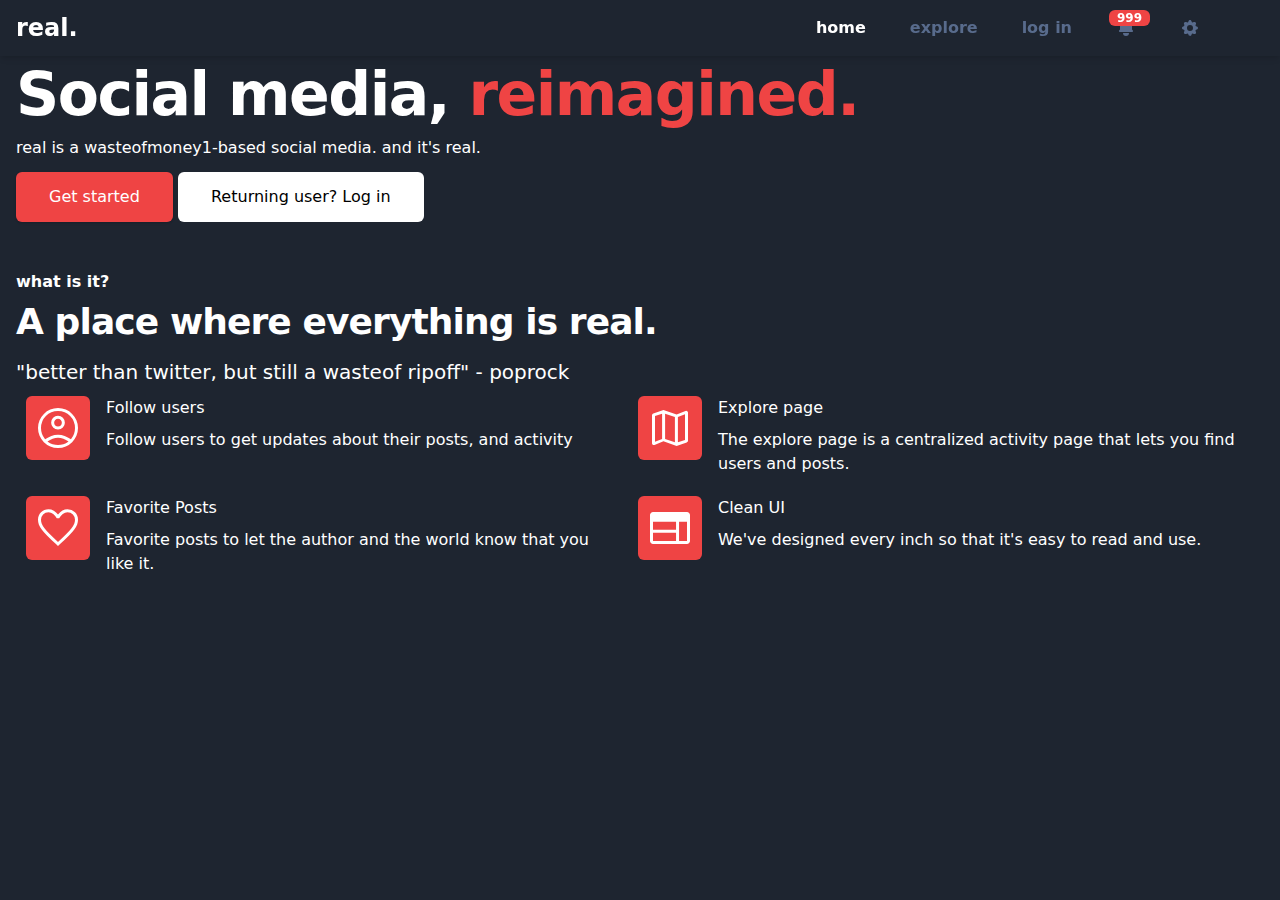
<file: index.html>
<html lang="en"><head><meta http-equiv="Content-Type" content="text/html; charset=UTF-8">
  <link rel="stylesheet" type="text/css" href="https://realsocial.github.io/css/home.css">
  </head>
  
<body class="bg-indigo-500">
  <nav class="bg-indigo-500 dark:bg-gray-800 shadow-md p-2 mt-0 fixed w-full z-50 top-0"><div class="container mx-auto flex flex-wrap items-center"><div class="flex w-full md:w-1/2 justify-center md:justify-start text-white font-extrabold"><a href="https://womrevamped.github.io/" class="text-white no-underline hover:text-white hover:no-underline nuxt-link-exact-active nuxt-link-active" aria-current="page"><span class="text-2xl pl-2">real.</span></a></div> <div class="flex w-full content-center justify-between md:w-1/2 md:justify-end"><ul class="list-reset flex justify-between flex-1 md:flex-none items-center"><li class="mr-3 flex flex-col-reverse justify-center"><a href="https://womrevamped.github.io/" class="inline-block font-semibold hover:bg-red-600 dark:hover:bg-gray-700 rounded transition py-2 px-4 no-underline cursor-pointer nuxt-link-exact-active nuxt-link-active text-white" aria-current="page"><span class="hidden sm:inline">home</span> <span class="inline sm:hidden"><svg xmlns="http://www.w3.org/2000/svg" class="h-5 w-5" viewBox="0 0 20 20" fill="currentColor">
  <path d="M10.707 2.293a1 1 0 00-1.414 0l-7 7a1 1 0 001.414 1.414L4 10.414V17a1 1 0 001 1h2a1 1 0 001-1v-2a1 1 0 011-1h2a1 1 0 011 1v2a1 1 0 001 1h2a1 1 0 001-1v-6.586l.293.293a1 1 0 001.414-1.414l-7-7z"></path>
</svg></span></a></li> <!----> <li class="mr-3 flex flex-col-reverse justify-center"><a href="https://womrevamped.github.io/explore" class="inline-block font-semibold hover:bg-red-600 dark:hover:bg-gray-700 rounded transition py-2 px-4 no-underline cursor-pointer text-primary-300 dark:text-gray-400"><span class="hidden sm:inline">explore</span> <span class="inline sm:hidden"><svg xmlns="http://www.w3.org/2000/svg" class="h-5 w-5" viewBox="0 0 20 20" fill="currentColor">
  <path fill-rule="evenodd" d="M8 4a4 4 0 100 8 4 4 0 000-8zM2 8a6 6 0 1110.89 3.476l4.817 4.817a1 1 0 01-1.414 1.414l-4.816-4.816A6 6 0 012 8z" clip-rule="evenodd"></path>
</svg></span></a></li> <span class="flex"><li class="mr-3 flex flex-col-reverse justify-center flex-shrink-0"><a href="https://womrevamped.github.io/users/poprock" class="inline-block font-semibold hover:bg-red-600 dark:hover:bg-gray-700 rounded transition py-2 px-4 no-underline cursor-pointer text-primary-300 dark:text-gray-400"> <span class="hidden sm:inline">log in</span></a></li> <li class="mr-3 flex flex-col-reverse justify-center relative"><a href="https://womrevamped.github.io/messages" class="inline-block font-semibold hover:bg-red-600 dark:hover:bg-red-700 rounded transition py-2 px-4 no-underline cursor-pointer text-primary-300 dark:text-gray-400"><span><svg xmlns="http://www.w3.org/2000/svg" class="h-5 w-5" viewBox="0 0 20 20" fill="currentColor">
  <path d="M10 2a6 6 0 00-6 6v3.586l-.707.707A1 1 0 004 14h12a1 1 0 00.707-1.707L16 11.586V8a6 6 0 00-6-6zM10 18a3 3 0 01-3-3h6a3 3 0 01-3 3z"></path>
</svg></span> <span class="absolute flex bg-red-500 text-white text-xs content-center justify-center items-center p-2 h-4 rounded-md" style="top: 2px; right: 2px;">999</span></a></li> <li class="mr-3 flex flex-col-reverse justify-center"><a href="https://womrevamped.github.io/settings" class="inline-block font-semibold hover:bg-red-600 dark:hover:bg-gray-700 rounded transition py-2 px-4 no-underline cursor-pointer text-primary-300 dark:text-gray-400"><span><svg xmlns="http://www.w3.org/2000/svg" class="h-5 w-5" viewBox="0 0 20 20" fill="currentColor">
  <path fill-rule="evenodd" d="M11.49 3.17c-.38-1.56-2.6-1.56-2.98 0a1.532 1.532 0 01-2.286.948c-1.372-.836-2.942.734-2.106 2.106.54.886.061 2.042-.947 2.287-1.561.379-1.561 2.6 0 2.978a1.532 1.532 0 01.947 2.287c-.836 1.372.734 2.942 2.106 2.106a1.532 1.532 0 012.287.947c.379 1.561 2.6 1.561 2.978 0a1.533 1.533 0 012.287-.947c1.372.836 2.942-.734 2.106-2.106a1.533 1.533 0 01.947-2.287c1.561-.379 1.561-2.6 0-2.978a1.532 1.532 0 01-.947-2.287c.836-1.372-.734-2.942-2.106-2.106a1.532 1.532 0 01-2.287-.947zM10 13a3 3 0 100-6 3 3 0 000 6z" clip-rule="evenodd"></path>
</svg></span></a></li> <li class="mr-3 flex flex-col-reverse justify-center"><span class="inline-block font-semibold hover:bg-indigo-600 dark:hover:bg-gray-700 rounded transition py-2 px-4 no-underline cursor-pointer text-primary-300 dark:text-gray-400"><span><svg xmlns="http://www.w3.org/2000/svg" class="h-6 w-6" fill="none" viewBox="0 0 24 24" stroke="currentColor">
  <path stroke-linecap="round" stroke-linejoin="round" stroke-width="2" d="M17 16l4-4m0 0l-4-4m4 4H7m6 4v1a3 3 0 01-3 3H6a3 3 0 01-3-3V7a3 3 0 013-3h4a3 3 0 013 3v1"></path>
</svg></span></span></li></span> <!----></ul></div></div></nav>

  <main class="container mx-auto px-4 mt-28 md:mt-16 ">


    <div class="sm:text-center min-h-full max-h-screen lg:text-left">
      <h1 class="text-4xl tracking-tight font-extrabold text-gray-900 sm:text-5xl md:text-6xl">
        <span class="text-white xl:inline">Social media,</span>
        <span class="text-red-500 xl:inline">reimagined.</span>
      </h1>
      <p class="mt-3 text-base text-white sm:mt-5 sm:text-lg sm:max-w-xl sm:mx-auto md:mt-5 md:text-xl lg:mx-0">real is a wasteofmoney1-based social media. and it's real.</p>
      <div class="mt-5 sm:mt-8 sm:flex sm:justify-center lg:justify-start" style="white-space: nowrap;">
        <div class="rounded-md shadow" style="display: inline-block;">
          <a href="https://womrevamped.github.io/join" class="w-full flex items-center justify-center px-8 py-3 border border-transparent text-base font-medium rounded-md text-white bg-red-500 hover:bg-indigo-700 md:py-4 md:text-lg md:px-10 transition duration-150 ease-in-out">
            Get started
          </a>
        </div>
        <div class="mt-3 sm:mt-0 sm:ml-3" style="display: inline-block;">
          <a href="https://womrevamped.github.io/login" class="w-full flex items-center justify-center px-8 py-3 border border-transparent text-base font-medium rounded-md text-indigo-700 bg-indigo-100 hover:bg-indigo-200 md:py-4 md:text-lg md:px-10 transition duration-150 ease-in-out" style="background-color: rgb(255, 255, 255);">
            Returning user? Log in
          </a>
        </div>
      </div>

    </div>
    <div class="mt-15 py-12 ">
      <div class="max-w-7xl lg:px-0 sm:px-6">
        <div class="sm:text-center lg:text-left">
          <h2 class="text-base text-white font-semibold tracking-wide uppercase">what is it?</h2>
          <p class="sm:text-center lg:text-left mt-2 text-3xl leading-8 font-extrabold tracking-tight text-white sm:text-4xl">A place where everything is real.</p>
          <p class="mt-4 max-w-2xl text-xl text-white sm::mx-auto">"better than twitter, but still a wasteof ripoff" - poprock</p>
        </div>

        <div class="mt-10">
          <dl class="space-y-10 md:space-y-0 md:grid md:grid-cols-2 md:gap-x-8 md:gap-y-10" style="display: grid;
  grid-template-columns: auto auto;
  gap: 20px;
  padding: 10px;">
            <div class="flex">
              <div class="flex-shrink-0">
                <div class="flex items-center justify-center h-12 w-12 rounded-md bg-red-500 text-white">
                  <span class="iconify h-6 w-6" data-icon="uil:user-circle" data-inline="false" style="padding: 0.5rem"><svg xmlns="http://www.w3.org/2000/svg" height="48" width="48" fill="white"><path d="M11.1 35.25q3.15-2.2 6.25-3.375Q20.45 30.7 24 30.7q3.55 0 6.675 1.175t6.275 3.375q2.2-2.7 3.125-5.45Q41 27.05 41 24q0-7.25-4.875-12.125T24 7q-7.25 0-12.125 4.875T7 24q0 3.05.95 5.8t3.15 5.45ZM24 25.5q-2.9 0-4.875-1.975T17.15 18.65q0-2.9 1.975-4.875T24 11.8q2.9 0 4.875 1.975t1.975 4.875q0 2.9-1.975 4.875T24 25.5ZM24 44q-4.1 0-7.75-1.575-3.65-1.575-6.375-4.3-2.725-2.725-4.3-6.375Q4 28.1 4 24q0-4.15 1.575-7.775t4.3-6.35q2.725-2.725 6.375-4.3Q19.9 4 24 4q4.15 0 7.775 1.575t6.35 4.3q2.725 2.725 4.3 6.35Q44 19.85 44 24q0 4.1-1.575 7.75-1.575 3.65-4.3 6.375-2.725 2.725-6.35 4.3Q28.15 44 24 44Zm0-3q2.75 0 5.375-.8t5.175-2.8q-2.55-1.8-5.2-2.75-2.65-.95-5.35-.95-2.7 0-5.35.95-2.65.95-5.2 2.75 2.55 2 5.175 2.8Q21.25 41 24 41Zm0-18.5q1.7 0 2.775-1.075t1.075-2.775q0-1.7-1.075-2.775T24 14.8q-1.7 0-2.775 1.075T20.15 18.65q0 1.7 1.075 2.775T24 22.5Zm0-3.85Zm0 18.7Z"></path></svg></span> </div>
              </div>
              <div class="ml-4">
                <dt class="text-lg leading-6 font-medium text-white">
                  Follow users
                </dt>
                <dd class="mt-2 text-base text-white">
                  Follow users to get updates about their posts, and activity
                </dd>
              </div>
            </div>

            <div class="flex">
              <div class="flex-shrink-0">
                <div class="flex items-center justify-center h-12 w-12 rounded-md bg-red-500 text-white">
                  <!-- Heroicon name: scale -->
                  <span class="h-6 w-6 iconify" data-icon="uil-map" data-inline="false" style="padding: 0.5rem"><svg xmlns="http://www.w3.org/2000/svg" height="48" width="48" fill="white"><path d="m30.6 42-13.15-4.65L8.5 40.9q-.85.45-1.675-.05Q6 40.35 6 39.35v-27.9q0-.65.375-1.15.375-.5.975-.75L17.45 6l13.15 4.6 8.9-3.55q.85-.4 1.675.075Q42 7.6 42 8.6v28.25q0 .55-.375.95-.375.4-.925.6Zm-1.7-3.75V13l-9.8-3.3v25.25Zm3 0L39 35.9V10.3L31.9 13ZM9 37.65l7.1-2.7V9.7L9 12.05ZM31.9 13v25.25ZM16.1 9.7v25.25Z"></path></svg></span>
                </div>
              </div>
              <div class="ml-4">
                <dt class="text-lg leading-6 font-medium text-white">
                  Explore page
                </dt>
                <dd class="mt-2 text-base text-white">
                  The explore page is a centralized activity page that lets you find users and posts.
                </dd>
              </div>
            </div>

            <div class="flex">
              <div class="flex-shrink-0">
                <div class="flex items-center justify-center h-12 w-12 rounded-md bg-red-500 text-white">
                  <span class="h-6 w-6 iconify" data-icon="uil:star" data-inline="false" style="padding: 0.5rem"><svg xmlns="http://www.w3.org/2000/svg" height="48" width="48" fill="white"><path d="m24 41.95-2.05-1.85q-5.3-4.85-8.75-8.375-3.45-3.525-5.5-6.3T4.825 20.4Q4 18.15 4 15.85q0-4.5 3.025-7.525Q10.05 5.3 14.5 5.3q2.85 0 5.275 1.35Q22.2 8 24 10.55q2.1-2.7 4.45-3.975T33.5 5.3q4.45 0 7.475 3.025Q44 11.35 44 15.85q0 2.3-.825 4.55T40.3 25.425q-2.05 2.775-5.5 6.3T26.05 40.1ZM24 38q5.05-4.65 8.325-7.975 3.275-3.325 5.2-5.825 1.925-2.5 2.7-4.45.775-1.95.775-3.9 0-3.3-2.1-5.425T33.5 8.3q-2.55 0-4.75 1.575T25.2 14.3h-2.45q-1.3-2.8-3.5-4.4-2.2-1.6-4.75-1.6-3.3 0-5.4 2.125Q7 12.55 7 15.85q0 1.95.775 3.925.775 1.975 2.7 4.5Q12.4 26.8 15.7 30.1 19 33.4 24 38Zm0-14.85Z"></path></svg></span> </div>
              </div>
              <div class="ml-4">
                <dt class="text-lg leading-6 font-medium text-white">
                  Favorite Posts
                </dt>
                <dd class="mt-2 text-base text-white">
                  Favorite posts to let the author and the world know that you like it.
                </dd>
              </div>
            </div>

            <div class="flex">
              <div class="flex-shrink-0">
                <div class="flex items-center justify-center h-12 w-12 rounded-md bg-red-500 text-white">
                  <span class="h-6 w-6 iconify" height="48" width="67" data-icon="uil:web-grid-alt" data-inline="false" style="padding: 0.5rem"><svg xmlns="http://www.w3.org/2000/svg" height="48" width="48" fill="white"><path d="M7 40q-1.2 0-2.1-.9Q4 38.2 4 37V11q0-1.2.9-2.1Q5.8 8 7 8h34q1.2 0 2.1.9.9.9.9 2.1v26q0 1.2-.9 2.1-.9.9-2.1.9Zm0-3h23.05v-8.15H7V37Zm26.05 0H41V17.7h-7.95ZM7 25.85h23.05V17.7H7Z"></path></svg></span></div>
              </div>
              <div class="ml-4">
                <dt class="text-lg leading-6 font-medium text-white">
                  Clean UI
                </dt>
                <dd class="mt-2 text-base text-white">
                  We've designed every inch so that it's easy to read and use.
                </dd>
              </div>
            </div>
          </dl>
        </div>
      </div>
    </div>



  </main>










</body></html>
</file>
